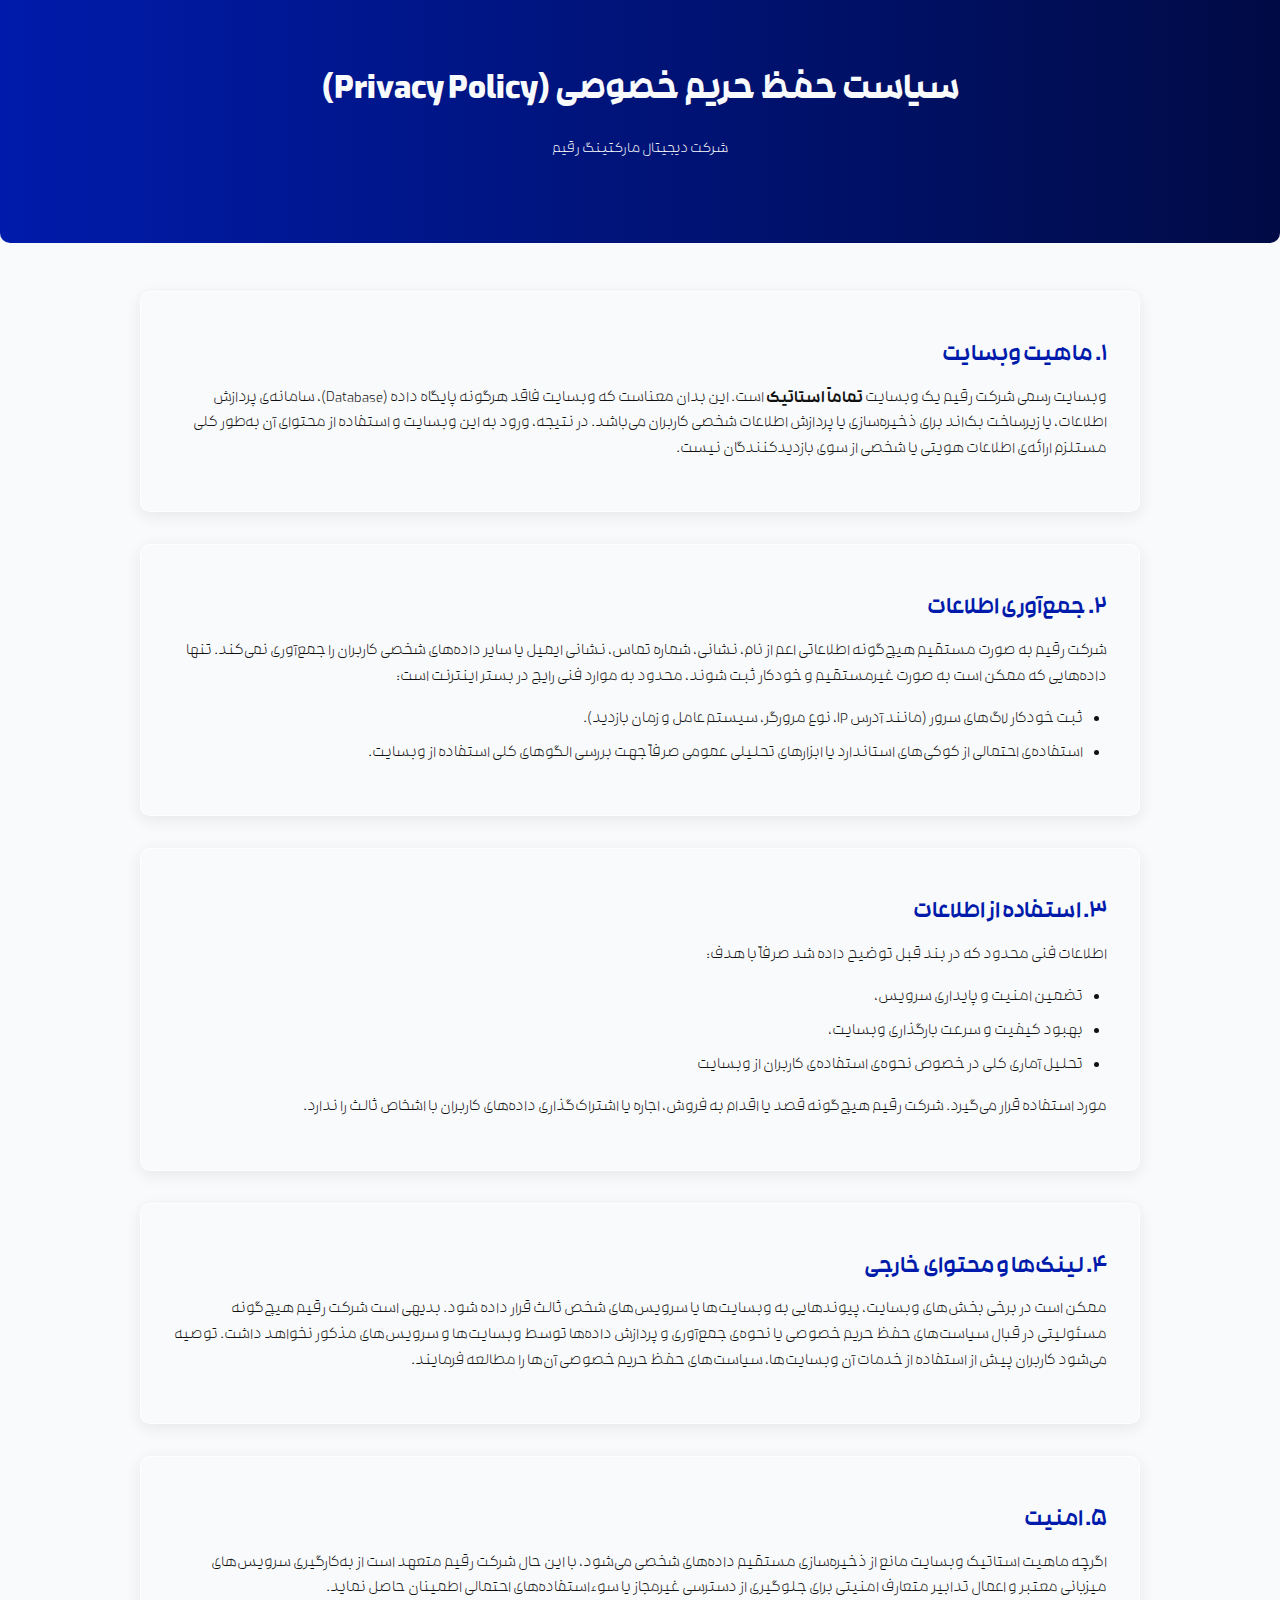
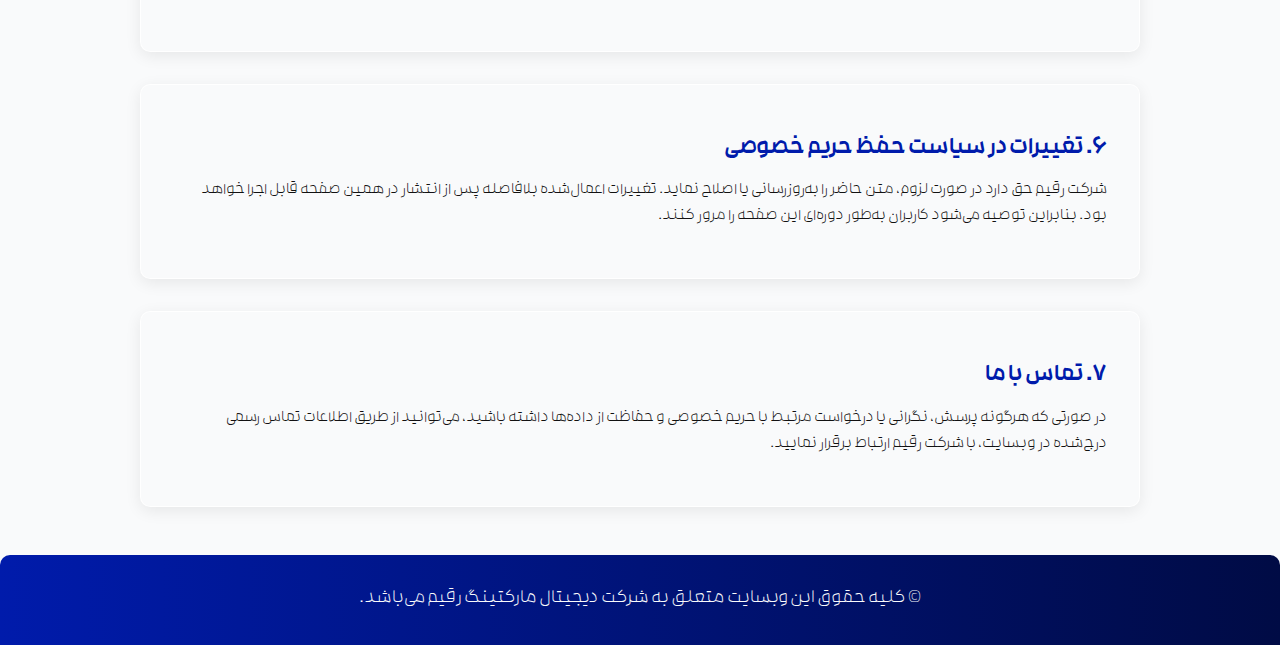
<file: privacy.html>
<!DOCTYPE html>
<html lang="fa" dir="rtl">
  <head>
    <meta charset="UTF-8" />
    <meta name="viewport" content="width=device-width, initial-scale=1.0" />
    <title>سیاست حفظ حریم خصوصی | رقیم دیجیتال مارکتینگ</title>
    <!-- <link rel="stylesheet" href="./css/style.css" /> -->
    <link rel="stylesheet" href="./css/font.css" />
    <link rel="stylesheet" href="./css/pages.css" />
  </head>
  <body>
    <header>
      <h1>سیاست حفظ حریم خصوصی (Privacy Policy)</h1>
      <p>شرکت دیجیتال مارکتینگ رقیم</p>
    </header>

    <main>
      <section>
        <h2>۱. ماهیت وبسایت</h2>
        <p>
          وبسایت رسمی شرکت رقیم یک وبسایت <strong>تماماً استاتیک</strong> است.
          این بدان معناست که وبسایت فاقد هرگونه پایگاه داده (Database)، سامانه‌ی
          پردازش اطلاعات، یا زیرساخت بک‌اند برای ذخیره‌سازی یا پردازش اطلاعات
          شخصی کاربران می‌باشد. در نتیجه، ورود به این وبسایت و استفاده از محتوای
          آن به‌طور کلی مستلزم ارائه‌ی اطلاعات هویتی یا شخصی از سوی
          بازدیدکنندگان نیست.
        </p>
      </section>

      <section>
        <h2>۲. جمع‌آوری اطلاعات</h2>
        <p>
          شرکت رقیم به صورت مستقیم هیچ‌گونه اطلاعاتی اعم از نام، نشانی، شماره
          تماس، نشانی ایمیل یا سایر داده‌های شخصی کاربران را جمع‌آوری نمی‌کند.
          تنها داده‌هایی که ممکن است به صورت غیرمستقیم و خودکار ثبت شوند، محدود
          به موارد فنی رایج در بستر اینترنت است:
        </p>
        <ul>
          <li>
            ثبت خودکار لاگ‌های سرور (مانند آدرس IP، نوع مرورگر، سیستم‌عامل و
            زمان بازدید).
          </li>
          <li>
            استفاده‌ی احتمالی از کوکی‌های استاندارد یا ابزارهای تحلیلی عمومی
            صرفاً جهت بررسی الگوهای کلی استفاده از وبسایت.
          </li>
        </ul>
      </section>

      <section>
        <h2>۳. استفاده از اطلاعات</h2>
        <p>اطلاعات فنی محدود که در بند قبل توضیح داده شد صرفاً با هدف:</p>
        <ul>
          <li>تضمین امنیت و پایداری سرویس،</li>
          <li>بهبود کیفیت و سرعت بارگذاری وبسایت،</li>
          <li>تحلیل آماری کلی در خصوص نحوه‌ی استفاده‌ی کاربران از وبسایت</li>
        </ul>
        <p>
          مورد استفاده قرار می‌گیرد. شرکت رقیم هیچ‌گونه قصد یا اقدام به فروش،
          اجاره یا اشتراک‌گذاری داده‌های کاربران با اشخاص ثالث را ندارد.
        </p>
      </section>

      <section>
        <h2>۴. لینک‌ها و محتوای خارجی</h2>
        <p>
          ممکن است در برخی بخش‌های وبسایت، پیوندهایی به وبسایت‌ها یا سرویس‌های
          شخص ثالث قرار داده شود. بدیهی است شرکت رقیم هیچ‌گونه مسئولیتی در قبال
          سیاست‌های حفظ حریم خصوصی یا نحوه‌ی جمع‌آوری و پردازش داده‌ها توسط
          وبسایت‌ها و سرویس‌های مذکور نخواهد داشت. توصیه می‌شود کاربران پیش از
          استفاده از خدمات آن وبسایت‌ها، سیاست‌های حفظ حریم خصوصی آن‌ها را
          مطالعه فرمایند.
        </p>
      </section>

      <section>
        <h2>۵. امنیت</h2>
        <p>
          اگرچه ماهیت استاتیک وبسایت مانع از ذخیره‌سازی مستقیم داده‌های شخصی
          می‌شود، با این حال شرکت رقیم متعهد است از به‌کارگیری سرویس‌های میزبانی
          معتبر و اعمال تدابیر متعارف امنیتی برای جلوگیری از دسترسی غیرمجاز یا
          سوءاستفاده‌های احتمالی اطمینان حاصل نماید.
        </p>
      </section>

      <section>
        <h2>۶. تغییرات در سیاست حفظ حریم خصوصی</h2>
        <p>
          شرکت رقیم حق دارد در صورت لزوم، متن حاضر را به‌روزرسانی یا اصلاح
          نماید. تغییرات اعمال‌شده بلافاصله پس از انتشار در همین صفحه قابل اجرا
          خواهد بود. بنابراین توصیه می‌شود کاربران به‌طور دوره‌ای این صفحه را
          مرور کنند.
        </p>
      </section>

      <section>
        <h2>۷. تماس با ما</h2>
        <p>
          در صورتی که هرگونه پرسش، نگرانی یا درخواست مرتبط با حریم خصوصی و حفاظت
          از داده‌ها داشته باشید، می‌توانید از طریق اطلاعات تماس رسمی درج‌شده در
          وبسایت، با شرکت رقیم ارتباط برقرار نمایید.
        </p>
      </section>
    </main>

    <footer>
      © کلیه حقوق این وبسایت متعلق به شرکت دیجیتال مارکتینگ رقیم می‌باشد.
    </footer>
  </body>
</html>
</file>
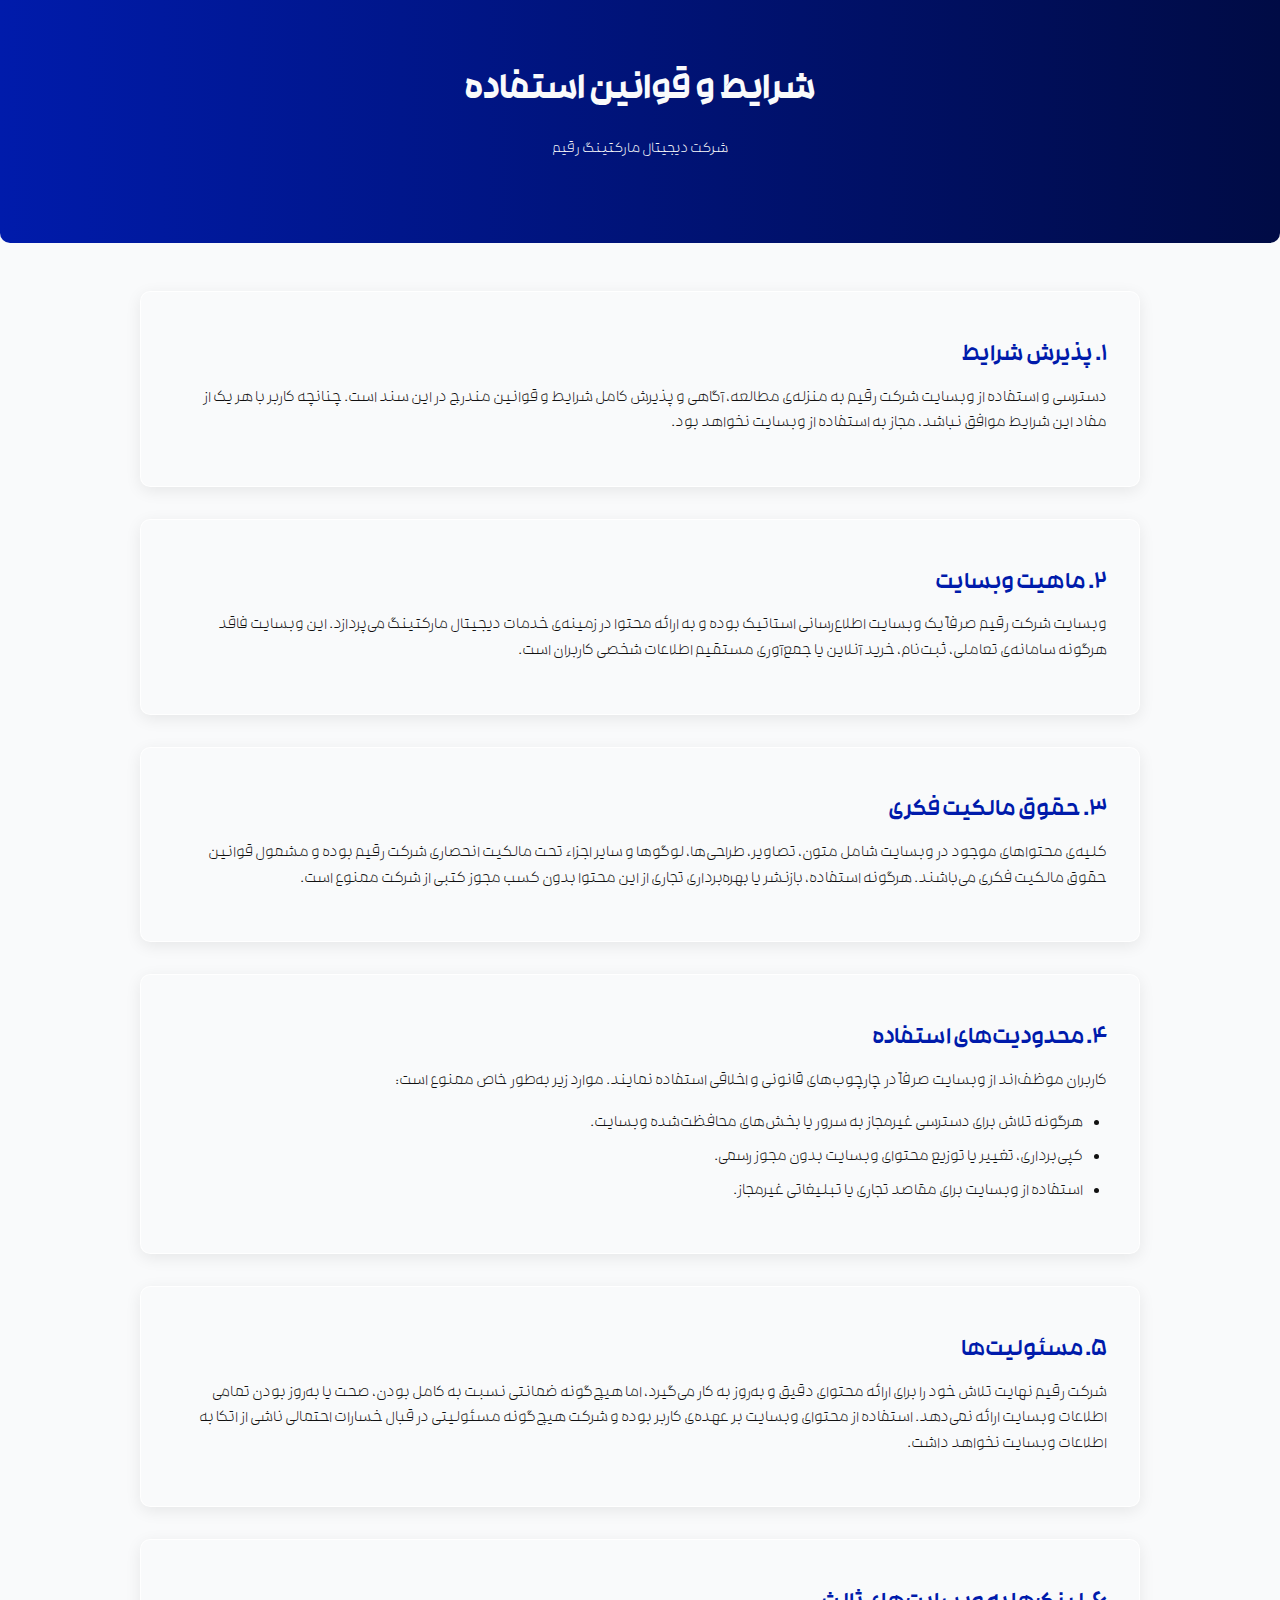
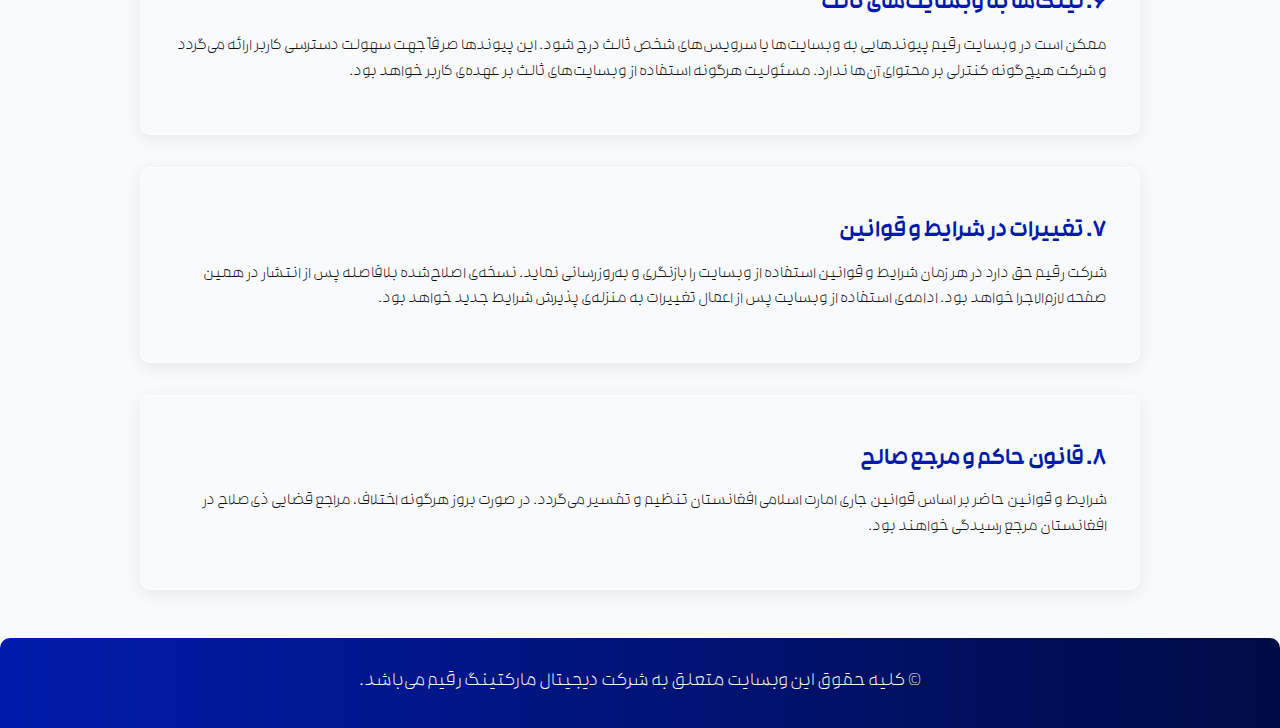
<file: terms.html>
<!DOCTYPE html>
<html lang="fa" dir="rtl">
  <head>
    <meta charset="UTF-8" />
    <meta name="viewport" content="width=device-width, initial-scale=1.0" />
    <title>سیاست‌های استفاده | رقیم دیجیتال مارکتینگ</title>
    <link rel="stylesheet" href="./css/font.css" />
    <link rel="stylesheet" href="./css/pages.css" />
  </head>
  <body>
    <header>
      <h1>شرایط و قوانین استفاده</h1>
      <p>شرکت دیجیتال مارکتینگ رقیم</p>
    </header>

    <main>
      <section>
        <h2>۱. پذیرش شرایط</h2>
        <p>
          دسترسی و استفاده از وبسایت شرکت رقیم به منزله‌ی مطالعه، آگاهی و پذیرش
          کامل شرایط و قوانین مندرج در این سند است. چنانچه کاربر با هر یک از
          مفاد این شرایط موافق نباشد، مجاز به استفاده از وبسایت نخواهد بود.
        </p>
      </section>

      <section>
        <h2>۲. ماهیت وبسایت</h2>
        <p>
          وبسایت شرکت رقیم صرفاً یک وبسایت اطلاع‌رسانی استاتیک بوده و به ارائه
          محتوا در زمینه‌ی خدمات دیجیتال مارکتینگ می‌پردازد. این وبسایت فاقد
          هرگونه سامانه‌ی تعاملی، ثبت‌نام، خرید آنلاین یا جمع‌آوری مستقیم
          اطلاعات شخصی کاربران است.
        </p>
      </section>

      <section>
        <h2>۳. حقوق مالکیت فکری</h2>
        <p>
          کلیه‌ی محتواهای موجود در وبسایت شامل متون، تصاویر، طراحی‌ها، لوگوها و
          سایر اجزاء تحت مالکیت انحصاری شرکت رقیم بوده و مشمول قوانین حقوق
          مالکیت فکری می‌باشند. هرگونه استفاده، بازنشر یا بهره‌برداری تجاری از
          این محتوا بدون کسب مجوز کتبی از شرکت ممنوع است.
        </p>
      </section>

      <section>
        <h2>۴. محدودیت‌های استفاده</h2>
        <p>
          کاربران موظف‌اند از وبسایت صرفاً در چارچوب‌های قانونی و اخلاقی استفاده
          نمایند. موارد زیر به‌طور خاص ممنوع است:
        </p>
        <ul>
          <li>
            هرگونه تلاش برای دسترسی غیرمجاز به سرور یا بخش‌های محافظت‌شده
            وبسایت.
          </li>
          <li>کپی‌برداری، تغییر یا توزیع محتوای وبسایت بدون مجوز رسمی.</li>
          <li>استفاده از وبسایت برای مقاصد تجاری یا تبلیغاتی غیرمجاز.</li>
        </ul>
      </section>

      <section>
        <h2>۵. مسئولیت‌ها</h2>
        <p>
          شرکت رقیم نهایت تلاش خود را برای ارائه محتوای دقیق و به‌روز به کار
          می‌گیرد، اما هیچ‌گونه ضمانتی نسبت به کامل بودن، صحت یا به‌روز بودن
          تمامی اطلاعات وبسایت ارائه نمی‌دهد. استفاده از محتوای وبسایت بر عهده‌ی
          کاربر بوده و شرکت هیچ‌گونه مسئولیتی در قبال خسارات احتمالی ناشی از
          اتکا به اطلاعات وبسایت نخواهد داشت.
        </p>
      </section>

      <section>
        <h2>۶. لینک‌ها به وبسایت‌های ثالث</h2>
        <p>
          ممکن است در وبسایت رقیم پیوندهایی به وبسایت‌ها یا سرویس‌های شخص ثالث
          درج شود. این پیوندها صرفاً جهت سهولت دسترسی کاربر ارائه می‌گردد و شرکت
          هیچ‌گونه کنترلی بر محتوای آن‌ها ندارد. مسئولیت هرگونه استفاده از
          وبسایت‌های ثالث بر عهده‌ی کاربر خواهد بود.
        </p>
      </section>

      <section>
        <h2>۷. تغییرات در شرایط و قوانین</h2>
        <p>
          شرکت رقیم حق دارد در هر زمان شرایط و قوانین استفاده از وبسایت را
          بازنگری و به‌روزرسانی نماید. نسخه‌ی اصلاح‌شده بلافاصله پس از انتشار در
          همین صفحه لازم‌الاجرا خواهد بود. ادامه‌ی استفاده از وبسایت پس از اعمال
          تغییرات به منزله‌ی پذیرش شرایط جدید خواهد بود.
        </p>
      </section>

      <section>
        <h2>۸. قانون حاکم و مرجع صالح</h2>
        <p>
          شرایط و قوانین حاضر بر اساس قوانین جاری امارت اسلامی افغانستان تنظیم و
          تفسیر می‌گردد. در صورت بروز هرگونه اختلاف، مراجع قضایی ذی‌صلاح در
          افغانستان مرجع رسیدگی خواهند بود.
        </p>
      </section>
    </main>

    <footer>
      © کلیه حقوق این وبسایت متعلق به شرکت دیجیتال مارکتینگ رقیم می‌باشد.
    </footer>
  </body>
</html>
</file>
<file: css/style.css>
* {
  margin: 0;
  padding: 0;
  box-sizing: border-box;
}

:root {
    --accent-color: #001BAB;
    --black-color: #111111;
    --white-color: #F9FAFB;

    --gradient-blue: linear-gradient(to right, #001bab, #000b45);

    --font-bold: 700;
    --font-ultrabold: 800;
    --font-size-36: 36px;
    --font-size-64: 64px;
    --font-size-medium: 24px;
    --font-size-small: 20px;
    --line-height-1: 160%;


    --radius-10: 10px;
}

.container {
    max-width: 1440px;
    height: 100vh;
    margin-inline: auto;
    padding-inline: 120px;
    background: #333;
}
</file>
<file: css/font.css>
/* Rokh Regular */
@font-face {
  font-family: "Rokh";
  src: url("../assets/fonts/Rokh-Regular.woff2") format("woff2");
  font-weight: 400;
  font-style: normal;
  font-display: swap;
}

/* Rokh Medium */
@font-face {
  font-family: "Rokh";
  src: url("../assets/fonts/Rokh-Medium.woff2") format("woff2");
  font-weight: 500;
  font-style: normal;
  font-display: swap;
}

/* Rokh SemiBold */
@font-face {
  font-family: "Rokh";
  src: url("../assets/fonts/Rokh-SemiBold.woff2") format("woff2");
  font-weight: 600;
  font-style: normal;
  font-display: swap;
}

/* Rokh Bold */
@font-face {
  font-family: "Rokh";
  src: url("../assets/fonts/Rokh-Bold.woff2") format("woff2");
  font-weight: 700;
  font-style: normal;
  font-display: swap;
}

/* Rokh UltraBold */
@font-face {
  font-family: "Rokh";
  src: url("../assets/fonts/Rokh-UltraBold.woff2") format("woff2");
  font-weight: 800;
  font-style: normal;
  font-display: swap;
}
</file>
<file: css/pages.css>
:root {
  --accent-color: #001bab;
  --black-color: #111111;
  --white-color: #f9fafb;
  --glass-border: rgba(255, 255, 255, 0.872);
  --gradient-blue: linear-gradient(to right, #001bab, #000b45);
  --gradient-blue-right: linear-gradient(to left, #001bab, #000b45);
  --accent2-color: #6476dd;
  --font-bold: 700;
  --font-ultrabold: 800;
  --font-size-36: 36px;
  --font-size-64: 64px;
  --font-size-medium: 24px;
  --font-size-small: 20px;
  --font-size-16: 16px;
  --line-height-1: 160%;
  --radius-10: 10px;
}

body {
  font-family: "Rokh", sans-serif;
  background: var(--white-color);
  color: var(--black-color);
  line-height: var(--line-height-1);
  margin: 0;
  padding: 0;
}

header {
  background: var(--gradient-blue);
  color: var(--white-color);
  text-align: center;
  padding: 4rem 2rem;
  border-bottom-left-radius: var(--radius-10);
  border-bottom-right-radius: var(--radius-10);
}

header h1 {
  font-size: var(--font-size-36);
  font-weight: var(--font-ultrabold);
  margin: 0;
  line-height: var(--line-height-1);
}

main {
  max-width: 1000px;
  margin: 3rem auto;
  padding: 0 2rem;
}

section {
  background: var(--white-color);
  border: 1px solid var(--glass-border);
  border-radius: var(--radius-10);
  padding: 2rem;
  margin-bottom: 2rem;
  box-shadow: 0 4px 16px rgba(0, 0, 0, 0.08);
}

section h2 {
  font-size: var(--font-size-medium);
  font-weight: var(--font-bold);
  margin-bottom: 1rem;
  color: var(--accent-color);
}

section p,
section ul {
  font-size: 17px;
  margin-bottom: 1rem;
}

ul {
  padding-right: 1.5rem;
}

ul li {
  margin-bottom: 0.5rem;
}

footer {
  text-align: center;
  padding: 2rem;
  background: var(--gradient-blue);
  color: var(--white-color);
  border-top-left-radius: var(--radius-10);
  border-top-right-radius: var(--radius-10);
  font-size: var(--font-size-small);
}
</file>
